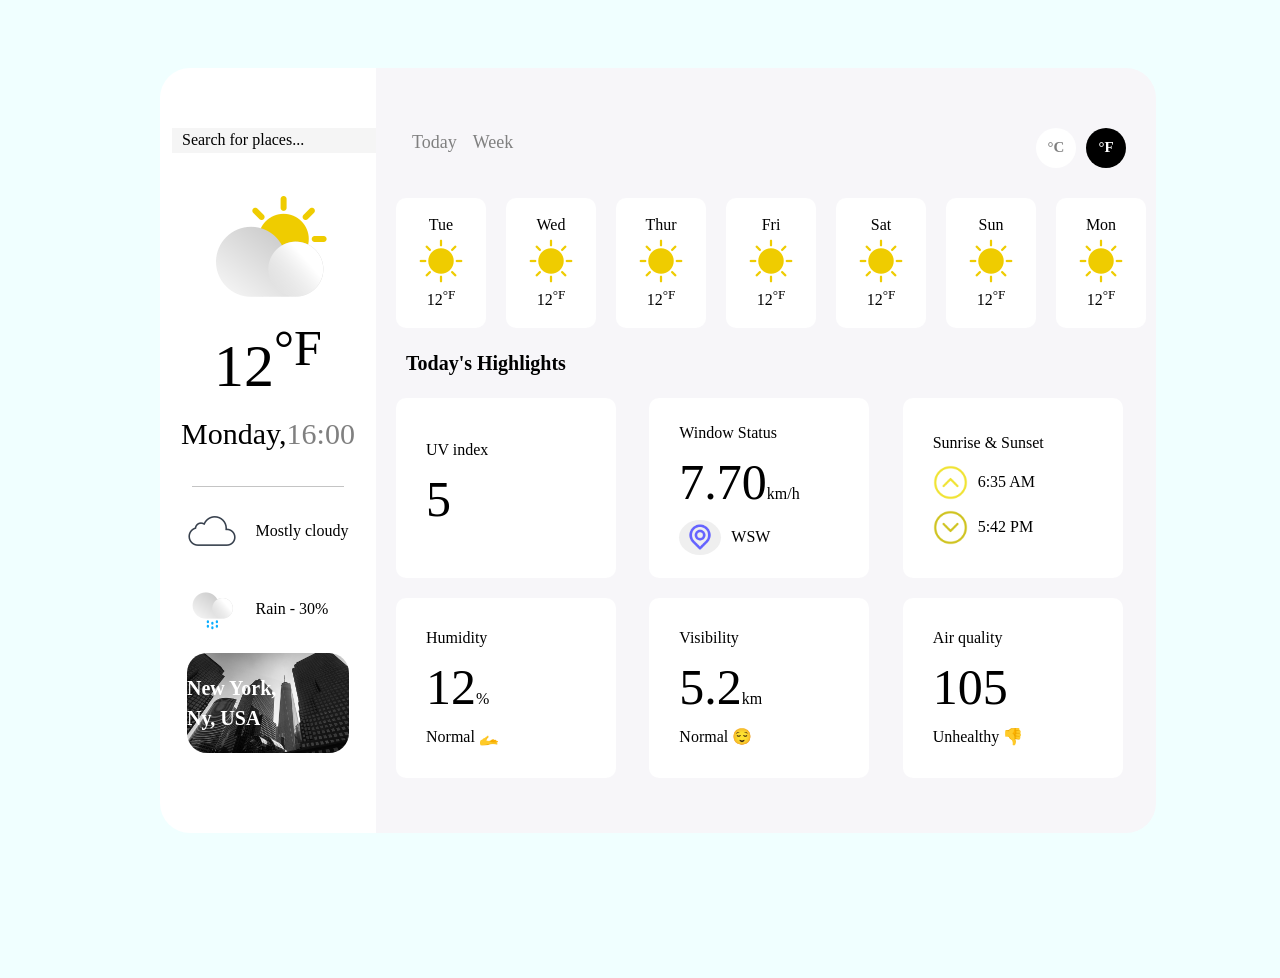
<file: index.html>
<!DOCTYPE html>
<html lang="en">
<head>
    <meta charset="UTF-8">
    <meta name="viewport" content="width=device-width, initial-scale=1.0">
    <title>Weather App</title>
    <link rel="stylesheet" href="weather.css">
    <script  src="/picture.js" type="module" defer></script>
    <script  src="/weather.js" type="module" defer></script>
    <script type="module" src="./index.js" defer></script>

</head>
<body>
    <div class="weatherBody">
        <div class="weatherSummary">
            <div class="search-container">
                <button class="searchBtn">
                    <img src="/Icons/search.png" alt="">
                </button>
                <input type="text" class="searchInput" placeholder="Search for places..." >
            </div>
            <img class = "conditionImg" src="/Icons/sun_cloudy.png" alt="">
            <p class="temperature"><span class="tempValue">12</span><sup>&deg;F</sup></p>
            <div class="day-time"><p class="day">Monday,</p><p class="time">16:00</p></div>
            <hr class="line">
            <div class="weatherSummaryDiv">
                <div class="currentWeatherDiv">
                    <img src="/Icons/cloud.png" alt="">
                    <p class="currentWeather">Mostly cloudy</p>
                </div>
                <div class="rainPropabilityDiv">
                    <img src="/Icons/rain.png" alt="">
                    <p>Rain - <span class="rainPropability">30</span>%</p>
                </div>
            </div>

            <div class="city-details">
                <p class="cityName">New York, Ny, USA</p>
                
            </div>
        </div>
        <div class="weatherDetails">
            <div class="navBar">
                <div class="weatherTimeline">
                    <button>Today</button>
                    <button>Week</button>
                </div>
                <div class="tempConversion">
                    <button class="degreeBtn conversionBtn"><sup>&deg;C</sup></button>
                    <button class="freinhartBtn selected conversionBtn"><sup>&deg;F</sup></button>
                </div>
            </div>

            <div class="weatherSummarryDays">
                <div class="summaryDay">
                    <p class="day1 days">Tue</p>
                    <img src="./Icons/sun_small.png" alt="">
                    <p class="tempDay"><span class="tempValue day1temp dayTemp">12</span><sup>&deg;F</sup></p>
                </div>
                <div class="summaryDay">
                    <p class="day2 days">Wed</p>
                    <img src="./Icons/sun_small.png" alt="">
                    <p class="tempDay"><span class="tempValue day2temp dayTemp">12</span><sup>&deg;F</sup></p>
                </div>
                <div class="summaryDay">
                    <p class="day3 days">Thur</p>
                    <img src="./Icons/sun_small.png" alt="">
                    <p class="tempDay"><span class="tempValue day3temp dayTemp">12</span><sup>&deg;F</sup></p>
                </div>
                <div class="summaryDay">
                    <p class="day4 days">Fri</p>
                    <img src="./Icons/sun_small.png" alt="">
                    <p class="tempDay"><span class="tempValue day4temp dayTemp">12</span><sup>&deg;F</sup></p>
                </div>
                <div class="summaryDay">
                    <p class="day5 days">Sat</p>
                    <img src="./Icons/sun_small.png" alt="">
                    <p class="tempDay"><span class="tempValue day5temp dayTemp">12</span><sup>&deg;F</sup></p>
                </div>
                <div class="summaryDay">
                    <p class="day6 days">Sun</p>
                    <img src="./Icons/sun_small.png" alt="">
                    <p class="tempDay"><span class="tempValue  day6temp dayTemp">12</span><sup>&deg;F</sup></p>
                </div>
                <div class="summaryDay">
                    <p class="day7 days">Mon</p>
                    <img src="./Icons/sun_small.png" alt="">
                    <p class="tempDay"><span class="tempValue day7temp dayTemp ">12</span><sup>&deg;F</sup></p>
                </div>

            </div>

            <div class="todayHighlights">
                <h2>Today's Highlights</h2>

                <div class="highlightsDiv">
                    <div class="highlight">
                        <p>UV index</p>
                        <p class="uvLevel fontHighlight">5</p>
                    </div>
                    <div class="highlight">
                        <p>Window Status</p>
                        <p><span class="windSpeed fontHighlight" >7.70</span>km/h</p>
                        <div class="windSeedIcon">
                            <button><img src="./Icons/location.png" alt=""></button>
                            <p>WSW</p>
                        </div>
                    </div>
                    <div class="highlight">
                        <p>Sunrise & Sunset</p>
                        <div class="sunrise">
                            <img src="/Icons/arrowUp.png" alt="">
                            <p class="sunriseTime">6:35 AM</p>
                        </div>

                        <div class="sunrise">
                            <img src="/Icons/arrowDown.png" alt="">
                            <p class="sunSetTime">5:42 PM</p>
                        </div>
                    </div>
                    <div class="highlight">
                        <p>Humidity</p>
                        <p><span class="humidityLevel fontHighlight">12</span>%</p>
                        <p class="remarks humidityRemarks">Normal 🫴</p>
                    </div>
                    <div class="highlight">
                        <p>Visibility</p>
                        <p><span class="visibilityLvl fontHighlight">5.2</span>km</p>
                        <p class="remarks visibiltyRemarks">Normal 😌</p>
                    </div>
                    <div class="highlight">
                        <p>Air quality</p>
                        <p><span class="Airquality fontHighlight">105</span></p>
                        <p class="remarks airRemarks">Unhealthy 👎</p>
                    </div>
                </div>
            </div>
        </div>
        
    <div class="errorBox">
        <img src="./Icons/errorS.png" alt="">
        <p class="custom-error-message"></p>
    </div>
    </div>

</body>
</html>
</file>
<file: weather.css>
/* 1. Use a more-intuitive box-sizing model */
*, *::before, *::after {
    box-sizing: border-box;
  }
  
  /* 2. Remove default margin */
  * {
    margin: 0;
  }
  
  body {
    /* 3. Add accessible line-height */
    line-height: 1.5;
    /* 4. Improve text rendering */
    -webkit-font-smoothing: antialiased;
  }
  
  /* 5. Improve media defaults */
  img, picture, video, canvas, svg {
    display: block;
    max-width: 100%;
  }
  
  /* 6. Inherit fonts for form controls */
  input, button, textarea, select {
    font: inherit;
  }
  
  /* 7. Avoid text overflows */
  p, h1, h2, h3, h4, h5, h6 {
    overflow-wrap: break-word;
  }
  
  /* 8. Improve line wrapping */
  p {
    text-wrap: pretty;
  }
  h1, h2, h3, h4, h5, h6 {
    text-wrap: balance;
  }
  
  /*
    9. Create a root stacking context
  */
  #root, #__next {
    isolation: isolate;
  }

body{
    display: flex;
    height: 100vh;

    justify-content: center;
    align-items: center;

    background-color: azure;
}

.weatherBody{
    display: flex;

    height: 85%;
    width: 75%;

    background-color: white;

    border-radius: 30px;

    position: relative;
    z-index: 10;
}

.weatherSummary{
    display: flex;
    flex-direction: column;
    flex:  1.3;

    align-items: center;

    margin-top: 30px;
    padding-top: 30px;

    background-color: transparent;

}

.search-container{
    display: flex;
   
    margin-bottom: 30px;
}

.search-container > button{
    border: none;
    background:  transparent;

    height: 25px;
}

.searchBtn > img{
    height: 25px;
}

.search-container > input{
    height: 25px;
}

.search-container > input{
    padding-left: 10px;

    border: none;

    background-color: whitesmoke;
}

.search-container>input::placeholder{
    color: black;

    font-weight: 400;
}

.temperature{
    font-size: 60px;
}

.day-time{
    display: flex;

    font-size: 30px;

    margin-top: 20pxz;
    margin-bottom: 30px;
}
.day-time > .time{
    color: grey;
}

hr{
    border: 0;
    border-top: 1px solid rgb(196, 196, 196); 
    width: 70%;
}


.weatherSummaryDiv{
    display: flex;
    flex-direction: column;
}


.currentWeatherDiv{
    display: flex;

    align-items: center;

    margin-top: 20px;
}

.currentWeatherDiv > p{
    margin-left: 20px;
}


.rainPropabilityDiv{
    display: flex;

    align-items: center;

    margin-top: 30px;

}

.rainPropabilityDiv > p{
    margin-left: 20px;

}

.city-details{
    background-image: url('/Icons/NY.jpg');
    background-size: cover; 
    background-position: center; 
    background-repeat: no-repeat; 
    width: 75%; 
    height: 100px; 
    display: flex;
    align-items: center; 
    justify-content: center;

    color: white; 
    font-size: 20px;
    font-weight: bold;

    border-radius: 20px;

    margin-top: 20px;
}

.weatherDetails{
    display: flex;
    flex-direction: column;
    flex: 3;


  

    background-color: rgb(247,246,249);

    border-top-right-radius: 30px;
    border-bottom-right-radius: 30px;
}


.navBar{
    display: flex;
    justify-content:space-between;

    margin-top: 30px;
    padding: 30px;

}

.weatherTimeline > button{
    background: transparent;
    border: none;

    color: gray;

    font-size: 18px;
}

.weatherTimeline > button:hover{
    cursor: pointer;

    color: black;
}

.tempConversion{
    display: flex;

    
}

.tempConversion > button{
    display: flex;

    width: 40px;
    height: 40px;

    background-color: white;
    color:  gray;

    border-radius: 50%;
    border: none;

    justify-content: center;
    align-items: center;

    font-size: 18px;
    font-weight: bold;

    margin-left: 10px;

    
}

.tempConversion > button:hover{
    cursor: pointer;
}

.tempConversion .selected {
    background-color: black;
    color: white;
    
}


.weatherSummarryDays{
    display: flex;
    margin-right: 10px;
}


.summaryDay{
    display: flex;
    flex-direction: column;

    justify-content: center;
    align-items: center;

    background-color: white;

    height: 130px;
    width: 90px;

    margin-left: 20px;

    border-radius: 10px;
    
}

.highlightsDiv{
    display: grid;

    grid-template-columns: 1fr 1fr 1fr;
    grid-template-rows: 1fr 1fr 1fr;

    margin-left: 20px;
}


.highlightsDiv > div{
    height: 180px;
    width: 220px;

    background-color: white;

    margin-top: 20px;
    padding-left: 30px;

    border-radius: 10px;

  

}

.highlightsDiv > div:hover{
    cursor: pointer;
}

.highlight{
    display: flex;
    flex-direction: column;
    
    
    justify-content: center;
}




.sunrise{
    display: flex;
    align-items: center;

    margin-top: 10px;
}


.sunrise img{
    height: 35px;
    margin-right: 10px;
}


.windSeedIcon{
    display: flex;

    align-items: center;
}

.windSeedIcon > button > img{
    height: 30px;
}

.windSeedIcon > button{
    border-radius: 50%;

    height: 35px;
    height: 35px;

    border: none;

    margin-right: 10px;
}

.fontHighlight{
    font-size: 50px;
}

h2{
    display: flex;
    align-items: center;
   
    font-size: 20px;

    margin-left: 30px;
    margin-top: 20px;

    
}

.errorBox{
    display: flex;
    
    
    align-items: center;

    background: rgb(236,191,88);
    border-radius: 10px;

    width: 300px;
    padding: 3px;

    position: absolute;
    left: 30%;

    z-index: 100;

    visibility: hidden;
}

.errorBox.show{
   visibility: visible;

    
}

.errorBox > p{
    margin-left: 10px;
}
</file>
